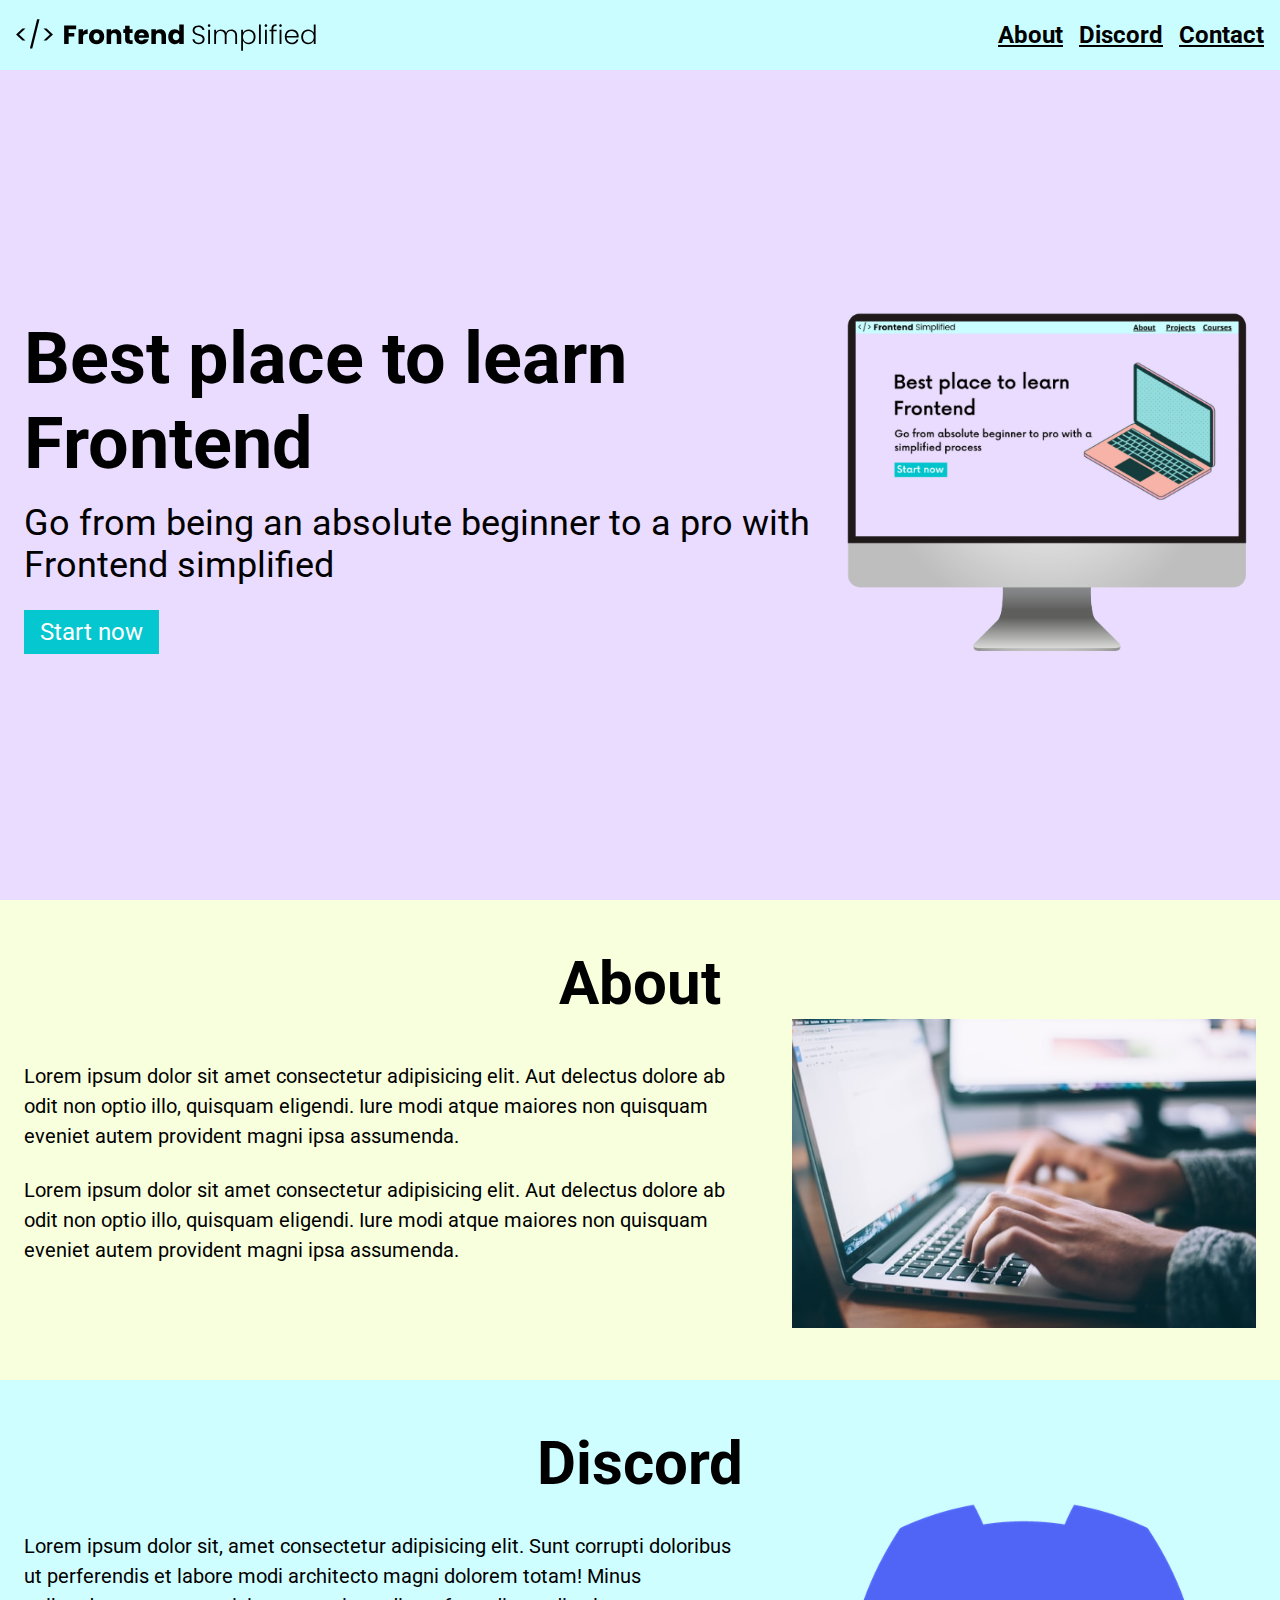
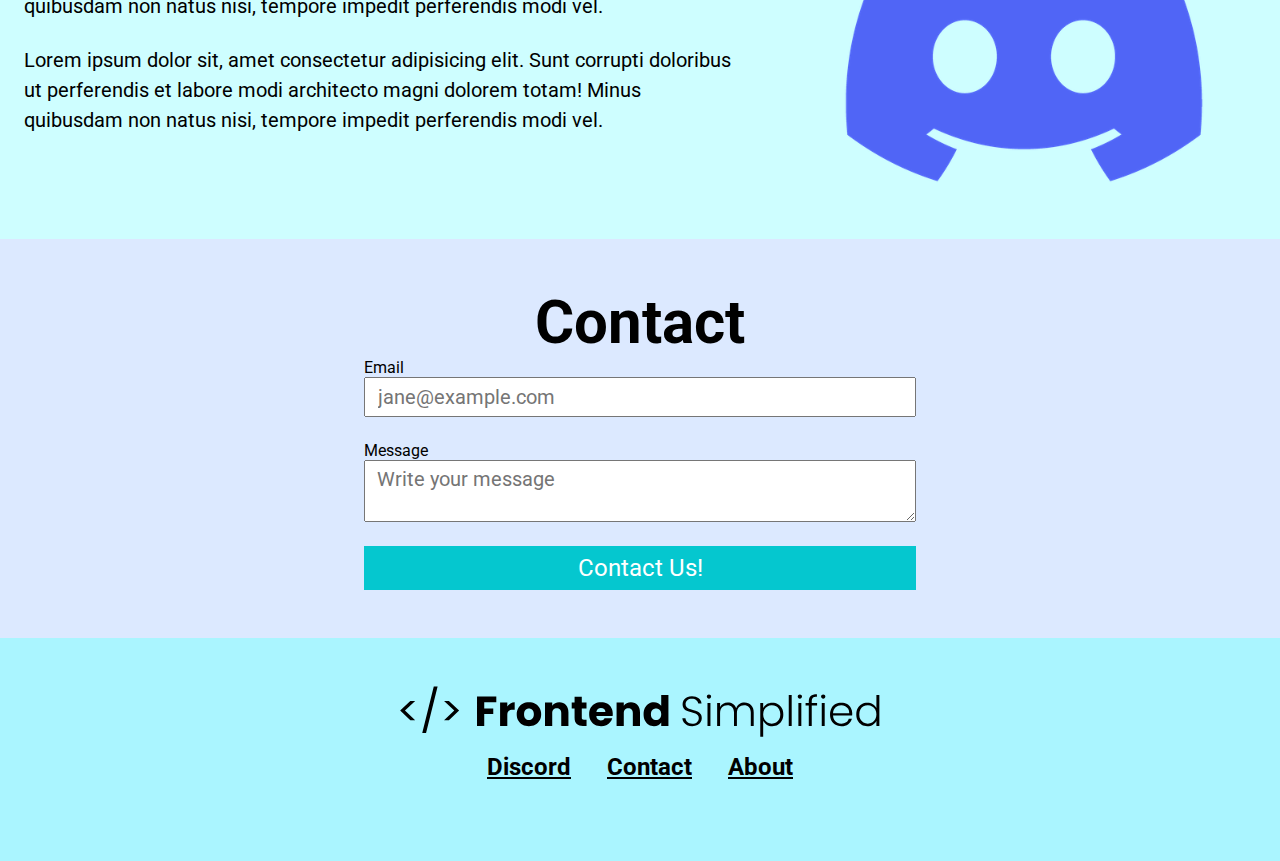
<file: home.html>
<!DOCTYPE html>
<html lang="en">
<head>
    <meta charset="UTF-8">
    <meta name="viewport" content="width=device-width, initial-scale=1.0">
    <title>Document</title>
    <link rel="stylesheet" href="./style.css">
</head>
<body>
    <section>
        <nav>
            <img src="./assets/FES.svg" class="logo" alt="">
            <ul>
                <li><a href="#about">About</a></li>
                <li><a href="#discord">Discord</a></li>
                <li><a href="#contact">Contact</a></li>
            </ul>
        </nav>
        <header>
            <div class="row">
                <div class="home__description">
                    <H1>
                        Best place to learn Frontend
                    </H1>
                    <p class="subheader">Go from being an absolute beginner to a pro with Frontend simplified</p>
                    <button>Start now</button>
                </div>
                <figure>
                    <img src="./assets/laptop.png" alt="Home page image">
                </figure>
            </div>
        </header>
    </section>

    <main>
    <section id="about">
        <h2>About</h2>
        <div class="row">
            <div class="section__description">
                <div class="section__description--wrapper">
                    <p class="section__description--para">Lorem ipsum dolor sit amet consectetur adipisicing elit. Aut delectus dolore ab odit non optio illo, quisquam eligendi. Iure modi atque maiores non quisquam eveniet autem provident magni ipsa assumenda.</p>
                    <p class="section__description--para">Lorem ipsum dolor sit amet consectetur adipisicing elit. Aut delectus dolore ab odit non optio illo, quisquam eligendi. Iure modi atque maiores non quisquam eveniet autem provident magni ipsa assumenda.</p>
                </div>
                <figure class="about__img--wrapper">
                    <img src="./assets/about.jpg" alt="">
                </figure>
            </div>
        </div>
    </section>
   
    <section id="discord">
        <h2>Discord</h2>
        <div class="row">
            <div class="section__description">
                <div class="section__description--wrapper">
                    <p class="section__description--para">Lorem ipsum dolor sit, amet consectetur adipisicing elit. Sunt corrupti doloribus ut perferendis et labore modi architecto magni dolorem totam! Minus quibusdam non natus nisi, tempore impedit perferendis modi vel.</p>
                    <p class="section__description--para">Lorem ipsum dolor sit, amet consectetur adipisicing elit. Sunt corrupti doloribus ut perferendis et labore modi architecto magni dolorem totam! Minus quibusdam non natus nisi, tempore impedit perferendis modi vel.</p>
                </div>
                <figure class="discord__img--wrapper">
                    <img src="./assets/discord.png" alt="">
                </figure>
            </div>
        </div>
    </section>
    
   
    <section id="contact">
        <h2>Contact</h2>
        <form action="">
            <span>Email</span>
            <input type="email" placeholder="jane@example.com"> 
            <span>Message</span>
            <textarea type="text" placeholder="Write your message"></textarea>
            <button>Contact Us!</button>
        </form>
    </section>
    </main>

    <footer>
        <img class="footer__logo" src="./assets/FES.svg" alt="">
        <div class="footer__links">
            <a class="footer__link" href="discord">Discord</a>
            <a class="footer__link" href="contact">Contact</a>
            <a class="footer__link" href="about">About</a>
        </div>
    </footer>
</body>
</html>
</file>
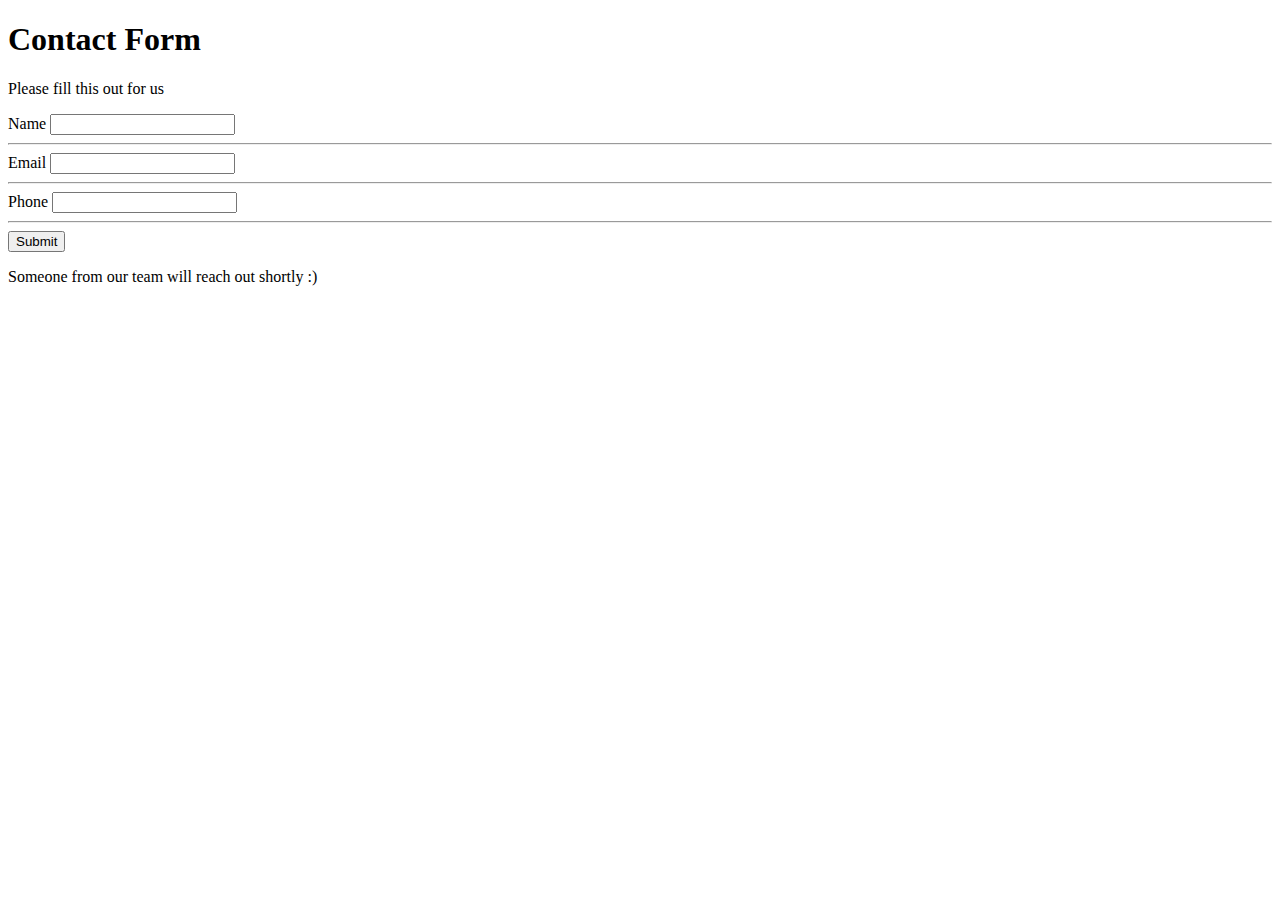
<file: login.html>
<!DOCTYPE html>
<html lang="en">
<head>
    <meta charset="UTF-8">
    <meta http-equiv="X-UA-Compatible" content="IE=edge">
    <meta name="viewport" content="width=device-width, initial-scale=1.0">
    <title>Document</title>
</head>
<body>
    <h1>Contact Form</h1>
    <section>
    <p>Please fill this out for us</p>
    </section>
    <div>
    <form>
        <label>Name</label>
        <input type="text">
        <hr>
        <label>Email</label>
        <input type="text">
        <hr>
        <label>Phone</label>
        <input type="text">
        <hr>
    </form>
    <button>Submit</button>

<p>Someone from our team will reach out shortly :) 
</p>
    
</body>
</html>
</file>
<file: style.css>
@import url('https://fonts.googleapis.com/css2?family=Roboto:wght@300;400;500;700&display=swap');

*{
    padding: 0;
    margin: 0;
    box-sizing: border-box;
    font-family: "Roboto", sans-serif;
}

nav{
    height: 70px;
    display: flex;
    justify-content: space-between;
    align-items: center;
    padding: 0 16px;
    background-color: #cafdff;
}

header{
    background-color: #eadcff;
    height: calc(100vh - 70px);
    padding: 24px;
    display: flex;
    align-items: center;
    justify-content: center;
}

h1{
    font-size: 72px;
}

.subheader{
    font-size: 36px;
    margin: 16px 0 24px 0;
}

button{
    background-color: #05c7cf;
    color: white;
    border: none;
    padding: 8px 16px;
    font-size: 24px;
    cursor: pointer;
}

a{
    color: #000;
    font-size: 24px;
    font-weight: 700;
}

.logo{
    width: 300px;
}

ul{
    display: flex;
}

li{
    list-style-type: none;
    padding-left: 16px;
}

.row{
    width: 100%;
    max-width: 1300px;
    display: flex;
    align-items: center;
    justify-content: center;
    margin: 0 auto;
}

#about,
#discord,
#contact,
footer{
    padding: 48px 0;
}

/*

ABOUT

*/

#about{
    background-color: #f8ffdc ;
}

h2{
    font-size: 60px;
    text-align: center;
}

.section__description{
    display: flex;
    justify-content: center;
    align-items: center;
}

.about__img--wrapper{
    width: 40%;
    padding: 0 24px;
}

img{
    width: 100%;
}

.section__description--wrapper{
    width: 60%;
    padding: 0 24px;
}

.section__description--para{
    font-size: 20px;
    line-height: 1.5;
    margin-bottom: 24px;
}

/*

Discord

*/

#discord{
    background-color: #cefeff;
}


.discord__img--wrapper{
    flex-direction:row-reverse ;
    width: 40%;
}

/*

Contact

*/

#contact{
    background-color: #dce9ff ;
}

form{
    width: 100%;
    max-width: 600px;
    display: flex;
    flex-direction: column;
    margin: 0 auto;
    padding: 0 24px;
}

input, textarea{
    margin-bottom: 24px;
    font-size: 20px;
    padding: 6px 12px;
}

/*

FOOTER

*/

footer{
    background-color: #aaf5ff;
    display: flex;
    flex-direction: column;
    align-items: center;
    margin: 0 auto;
}

.footer__logo{
    max-width: 480px;
    margin-bottom: 16px;
}

.footer__links{
    margin-bottom: 32px;
}

.footer__link{
    padding: 0 16px;
}

/* Small phones, tablets, large smartphones */
@media (max-width: 728px) {
    .row{
        flex-direction: column;
    }

    .home__description{
        margin-bottom: 24px;
        display: flex;
        flex-direction: column;
        align-items: center;
    }

    h1{
        text-align: center;
        font-size: 60px;
    }

    .subheader{
        text-align: center;
        font-size: 28px;
    }

    ul{
        display: none;
    }

    .section__description{
        flex-direction: column;
    }

    .section__description--wrapper{
        width: 100%;
    }

    .about__img--wrapper{
        width: 100%;
    }

    .discord__img--wrapper{
        width: 100%;
    }

    .footer__logo{
        max-width: 360px;
        padding: 0 10px;
    }

    .footer__link{
        padding: 0 8px;
        font-size: 18px;
    }
}
</file>
